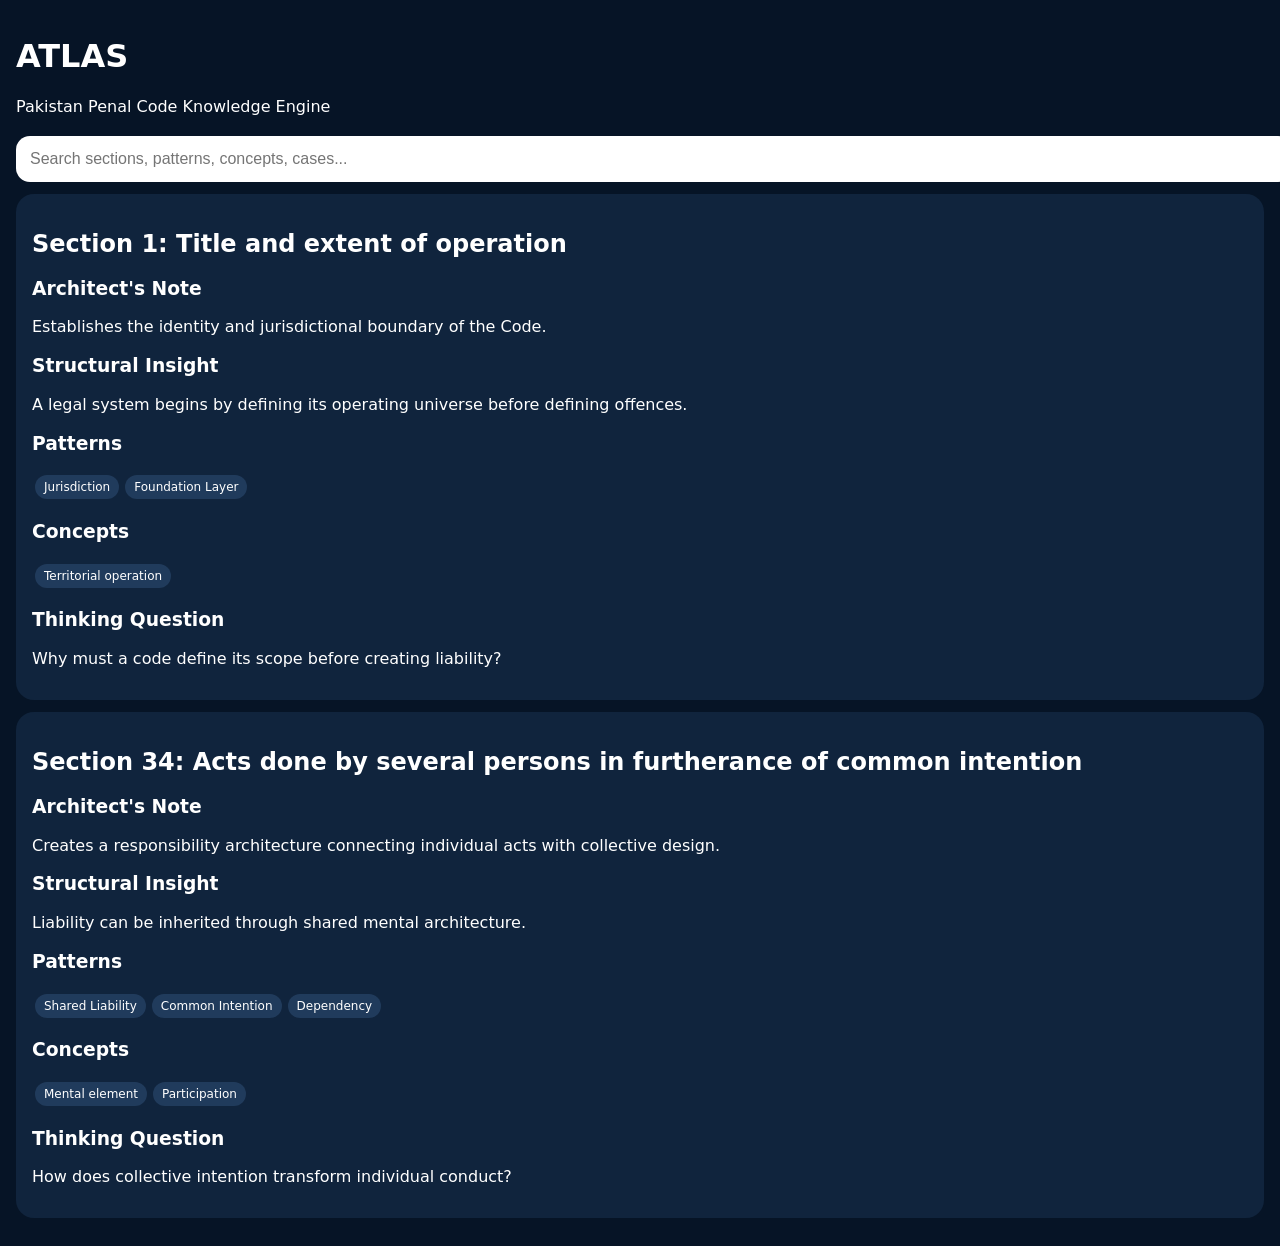
<file: index.html>
<!DOCTYPE html>
<html lang="en">
<head>
<meta charset="UTF-8">
<meta name="viewport" content="width=device-width,initial-scale=1.0">
<title>Atlas — Pakistan Penal Code Knowledge Engine</title>
<link rel="manifest" href="manifest.json">
<link rel="stylesheet" href="atlas.css">
</head>
<body>
<header>
<h1>ATLAS</h1>
<p>Pakistan Penal Code Knowledge Engine</p>
</header>
<main>
<input id="search" placeholder="Search sections, patterns, concepts, cases...">
<div id="app"></div>
</main>
<script src="knowledge.js"></script>
<script src="atlas.js"></script>
</body>
</html>
</file>
<file: atlas.css>
body{
margin:0;
font-family:system-ui,sans-serif;
background:#061426;
color:#fff;
padding:16px
}
header{margin-bottom:20px}
input{
width:100%;
padding:14px;
border-radius:14px;
border:0;
font-size:16px
}
.card{
background:#10243d;
border-radius:18px;
padding:16px;
margin:12px 0
}
.tag{
display:inline-block;
padding:5px 9px;
border-radius:12px;
background:#203b5c;
margin:3px;
font-size:12px
}
</file>
